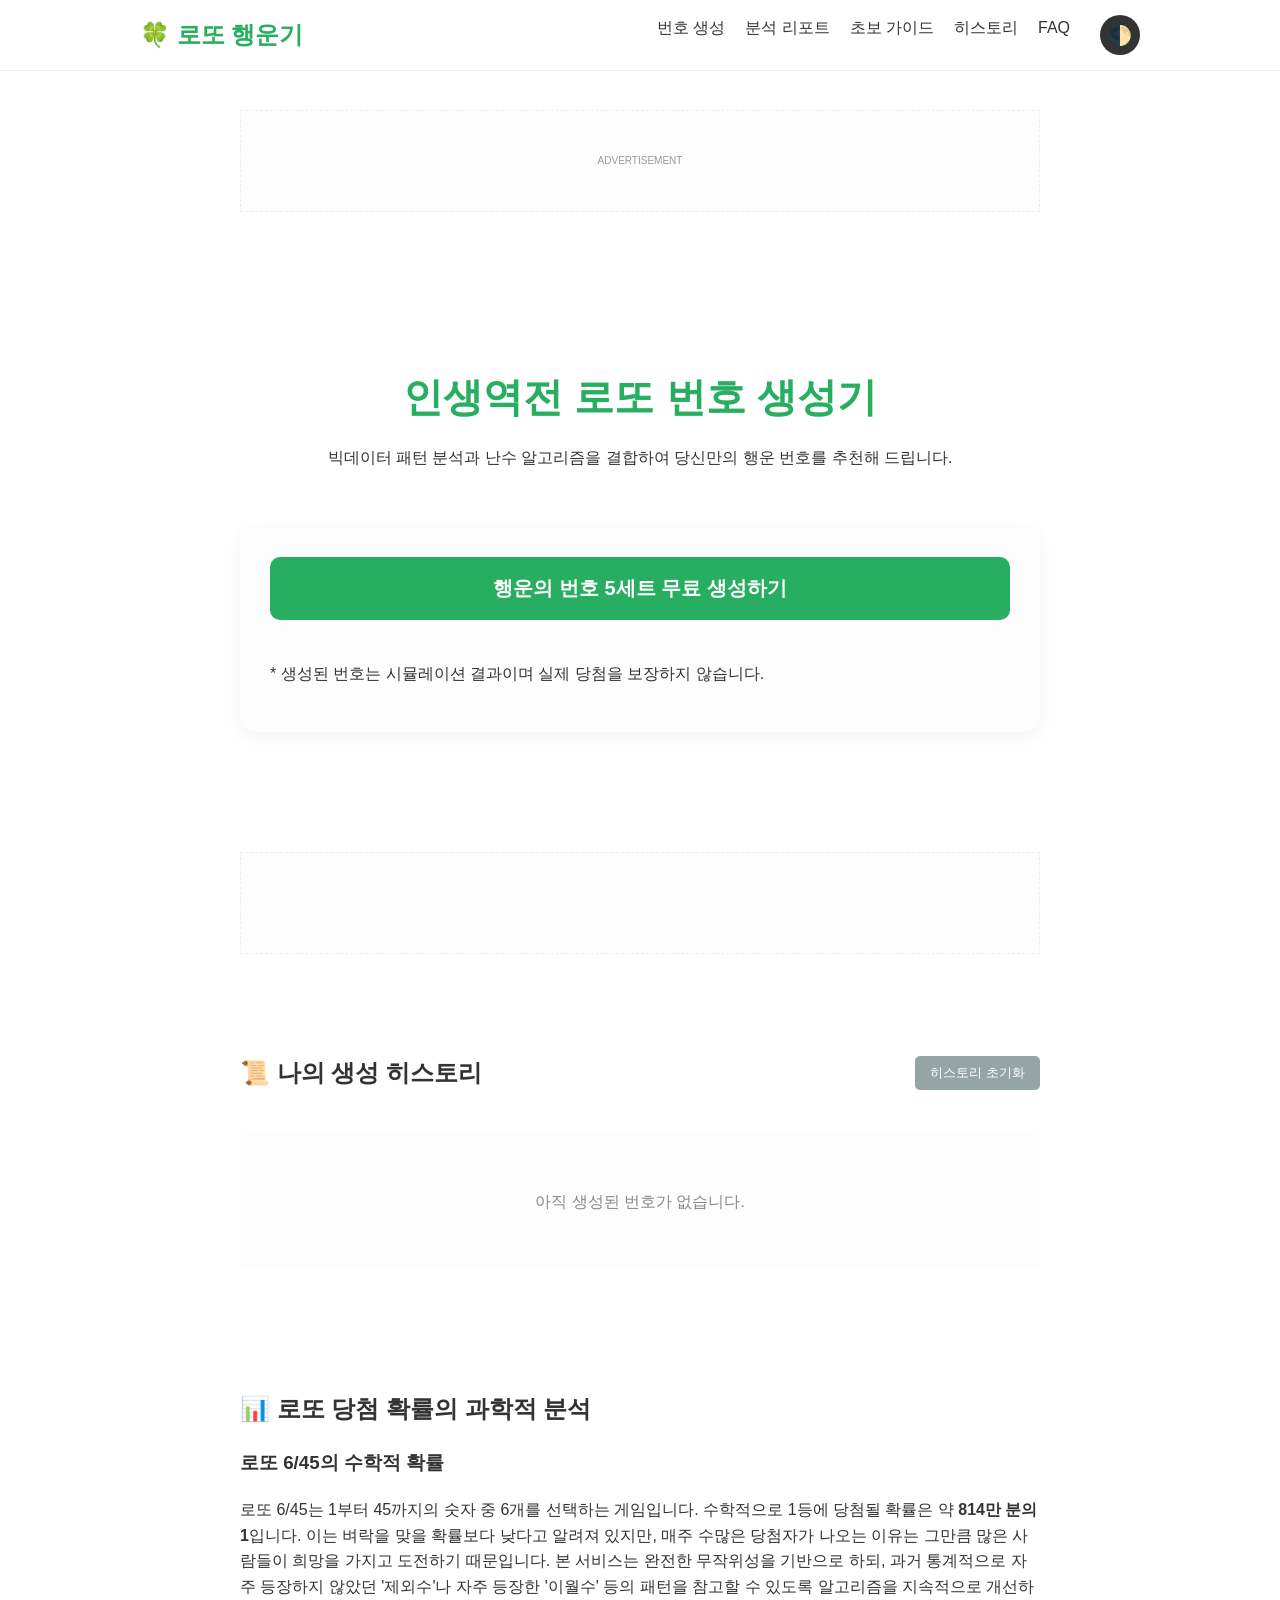
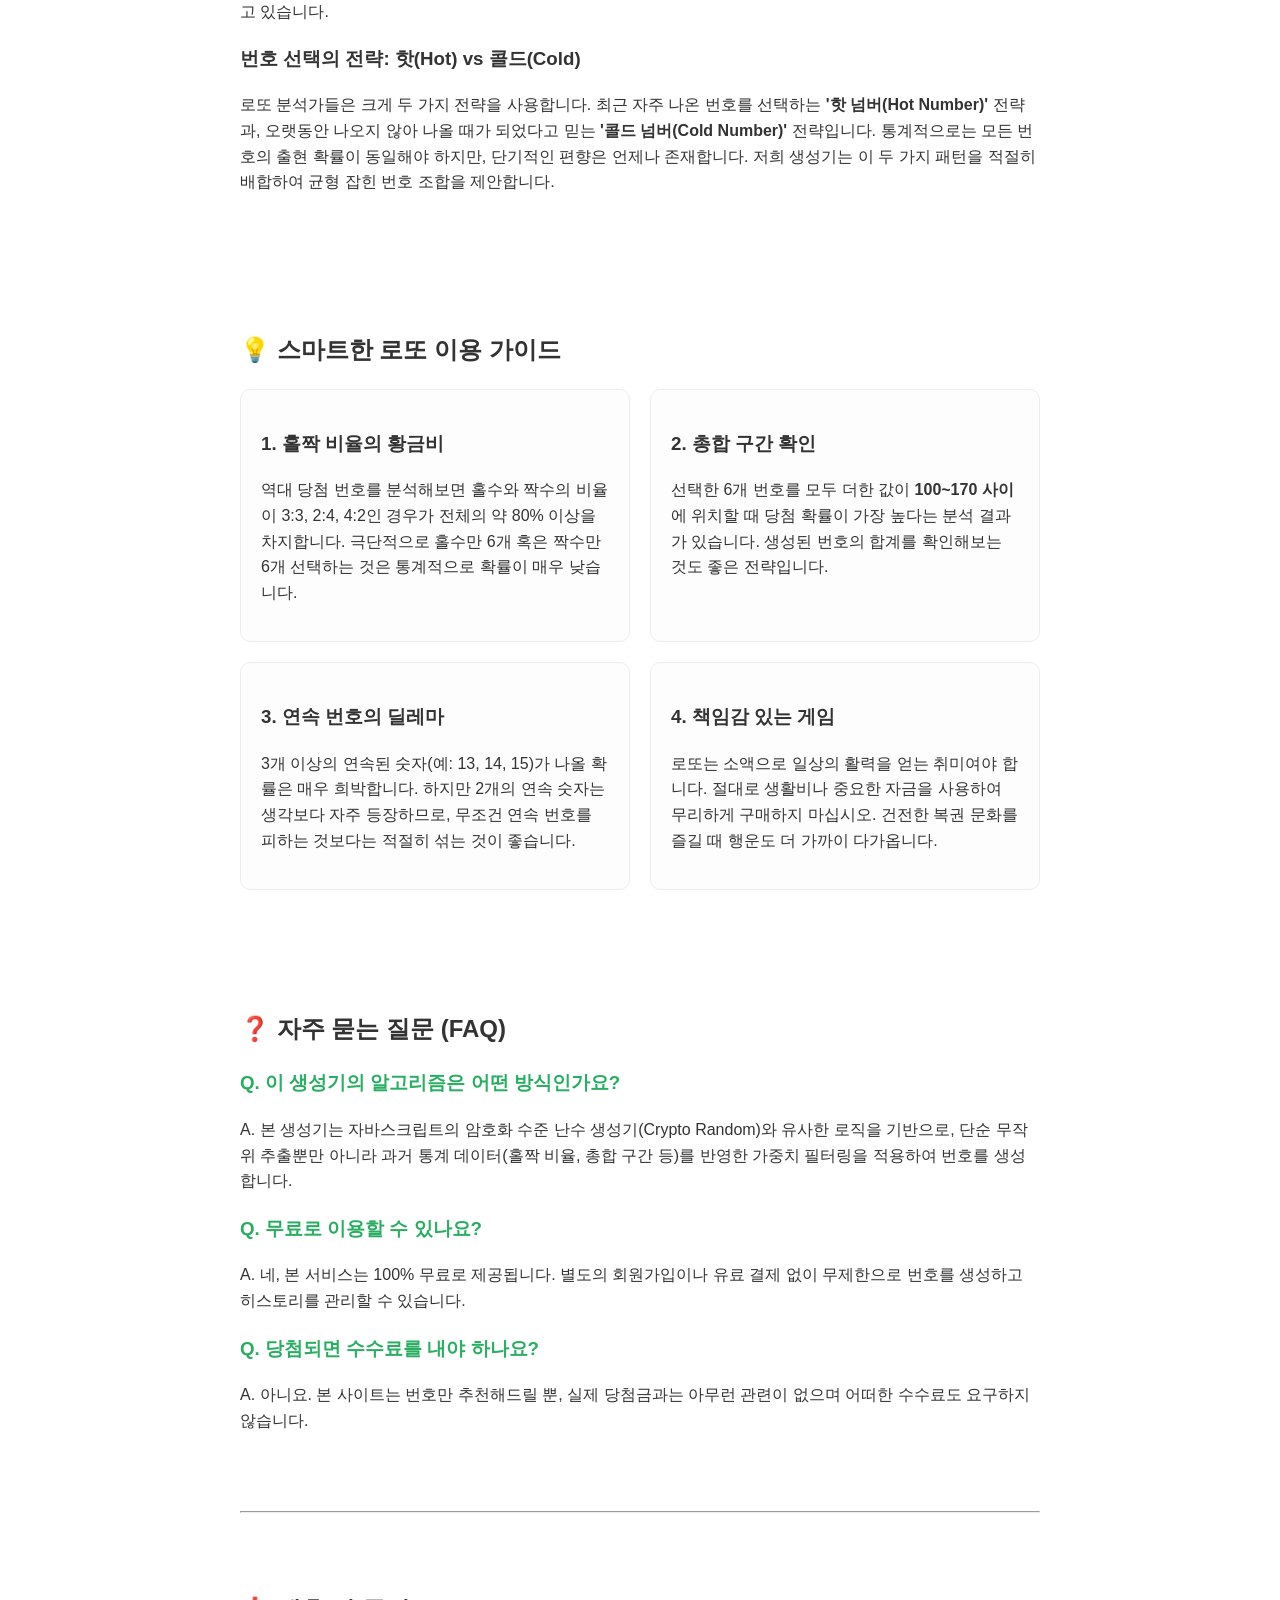
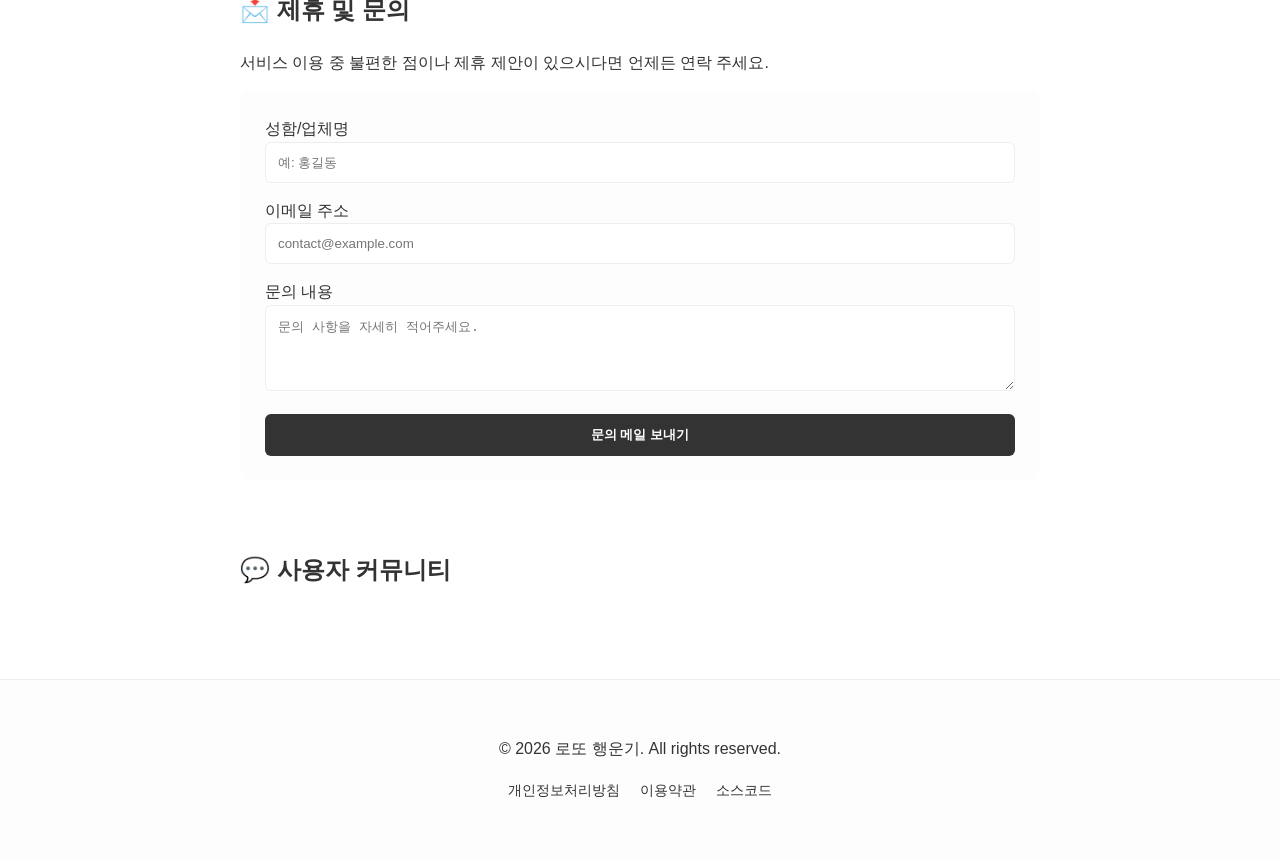
<file: index.html>
<!DOCTYPE html>
<html lang="ko">
<head>
  <!-- Google tag (gtag.js) -->
  <script async src="https://www.googletagmanager.com/gtag/js?id=G-YSND54S55S"></script>
  <script>
    window.dataLayer = window.dataLayer || [];
    function gtag(){dataLayer.push(arguments);}
    gtag('js', new Date());

    gtag('config', 'G-YSND54S55S');
  </script>
  <script type="text/javascript">
    (function(c,l,a,r,i,t,y){
        c[a]=c[a]||function(){(c[a].q=c[a].q||[]).push(arguments)};
        t=l.createElement(r);t.async=1;t.src="https://www.clarity.ms/tag/"+i;
        y=l.getElementsByTagName(r)[0];y.parentNode.insertBefore(t,y);
    })(window, document, "clarity", "script", "vy5hdr6rb1");
  </script>
    <meta charset="UTF-8">
    <meta name="viewport" content="width=device-width, initial-scale=1.0">
    <meta name="description" content="매주 업데이트되는 빅데이터 기반 로또 번호 생성기 및 당첨 확률 분석 가이드. 로또 6/45의 수학적 확률, 통계적 패턴 분석, 그리고 책임감 있는 게임을 위한 정보를 제공합니다.">
    <meta name="keywords" content="로또번호생성기, 로또예상번호, 로또당첨확률, 로또분석, 로또통계, 로또645, 무료로또번호">
    <title>인생역전 로또 번호 생성기 - 무료 행운 번호 추천 및 당첨 팁</title>
    <meta name="google-adsense-account" content="ca-pub-3682735612738746">
    <link rel="stylesheet" href="style.css">
    <script async src="https://pagead2.googlesyndication.com/pagead/js/adsbygoogle.js?client=ca-pub-3682735612738746" crossorigin="anonymous"></script>
</head>
<body>
    <header class="main-header">
        <nav class="nav-container">
            <div class="logo">🍀 로또 행운기</div>
            <ul class="nav-menu">
                <li><a href="#generator">번호 생성</a></li>
                <li><a href="#analysis">분석 리포트</a></li>
                <li><a href="#guide">초보 가이드</a></li>
                <li><a href="#history">히스토리</a></li>
                <li><a href="#faq">FAQ</a></li>
                <li class="nav-item-theme">
                    <button id="theme-toggle" class="theme-btn-circle" title="테마 변경">
                        <span class="theme-icon">🌓</span>
                    </button>
                </li>
            </ul>
        </nav>
    </header>

    <!-- 탑 버튼 (좌측 하단) -->
    <button id="top-btn" class="top-btn" title="맨 위로">
        <span class="top-icon">↑</span>
    </button>

    <div class="container">
        <!-- 상단 광고 영역 -->
        <div class="adsense-container ads-top">
            <p class="ad-label">ADVERTISEMENT</p>
            <!-- 자동 광고가 적용되거나 수동 광고 코드를 여기에 넣으세요 -->
        </div>

        <section id="generator" class="section">
            <div class="hero">
                <h1>인생역전 로또 번호 생성기</h1>
                <p>빅데이터 패턴 분석과 난수 알고리즘을 결합하여 당신만의 행운 번호를 추천해 드립니다.</p>
            </div>
            
            <div class="generator-box">
                <button id="generate-btn" class="btn-primary">행운의 번호 5세트 무료 생성하기</button>
                <div id="result-area" class="result-area"></div>
                <p class="disclaimer-text">* 생성된 번호는 시뮬레이션 결과이며 실제 당첨을 보장하지 않습니다.</p>
            </div>
        </section>

        <!-- 중간 광고 영역 -->
        <div class="adsense-container ads-middle"></div>

        <section id="history" class="section">
            <div class="section-header">
                <h2>📜 나의 생성 히스토리</h2>
                <button id="clear-history" class="btn-secondary">히스토리 초기화</button>
            </div>
            <div id="history-list" class="history-list">
                <p class="empty-msg">아직 생성된 번호가 없습니다. 위 버튼을 눌러 행운을 확인해보세요!</p>
            </div>
        </section>

        <section id="analysis" class="section content-section">
            <h2>📊 로또 당첨 확률의 과학적 분석</h2>
            <article class="article-content">
                <h3>로또 6/45의 수학적 확률</h3>
                <p>
                    로또 6/45는 1부터 45까지의 숫자 중 6개를 선택하는 게임입니다. 수학적으로 1등에 당첨될 확률은 약 <strong>814만 분의 1</strong>입니다. 
                    이는 벼락을 맞을 확률보다 낮다고 알려져 있지만, 매주 수많은 당첨자가 나오는 이유는 그만큼 많은 사람들이 희망을 가지고 도전하기 때문입니다.
                    본 서비스는 완전한 무작위성을 기반으로 하되, 과거 통계적으로 자주 등장하지 않았던 '제외수'나 자주 등장한 '이월수' 등의 패턴을 
                    참고할 수 있도록 알고리즘을 지속적으로 개선하고 있습니다.
                </p>
                
                <h3>번호 선택의 전략: 핫(Hot) vs 콜드(Cold)</h3>
                <p>
                    로또 분석가들은 크게 두 가지 전략을 사용합니다. 최근 자주 나온 번호를 선택하는 <strong>'핫 넘버(Hot Number)'</strong> 전략과, 
                    오랫동안 나오지 않아 나올 때가 되었다고 믿는 <strong>'콜드 넘버(Cold Number)'</strong> 전략입니다.
                    통계적으로는 모든 번호의 출현 확률이 동일해야 하지만, 단기적인 편향은 언제나 존재합니다. 
                    저희 생성기는 이 두 가지 패턴을 적절히 배합하여 균형 잡힌 번호 조합을 제안합니다.
                </p>
            </article>
        </section>

        <section id="guide" class="section content-section">
            <h2>💡 스마트한 로또 이용 가이드</h2>
            <div class="info-grid">
                <div class="info-card">
                    <h3>1. 홀짝 비율의 황금비</h3>
                    <p>역대 당첨 번호를 분석해보면 홀수와 짝수의 비율이 3:3, 2:4, 4:2인 경우가 전체의 약 80% 이상을 차지합니다. 
                    극단적으로 홀수만 6개 혹은 짝수만 6개 선택하는 것은 통계적으로 확률이 매우 낮습니다.</p>
                </div>
                <div class="info-card">
                    <h3>2. 총합 구간 확인</h3>
                    <p>선택한 6개 번호를 모두 더한 값이 <strong>100~170 사이</strong>에 위치할 때 당첨 확률이 가장 높다는 분석 결과가 있습니다.
                    생성된 번호의 합계를 확인해보는 것도 좋은 전략입니다.</p>
                </div>
                <div class="info-card">
                    <h3>3. 연속 번호의 딜레마</h3>
                    <p>3개 이상의 연속된 숫자(예: 13, 14, 15)가 나올 확률은 매우 희박합니다. 
                    하지만 2개의 연속 숫자는 생각보다 자주 등장하므로, 무조건 연속 번호를 피하는 것보다는 적절히 섞는 것이 좋습니다.</p>
                </div>
                <div class="info-card">
                    <h3>4. 책임감 있는 게임</h3>
                    <p>로또는 소액으로 일상의 활력을 얻는 취미여야 합니다. 
                    절대로 생활비나 중요한 자금을 사용하여 무리하게 구매하지 마십시오. 
                    건전한 복권 문화를 즐길 때 행운도 더 가까이 다가옵니다.</p>
                </div>
            </div>
        </section>

        <section id="faq" class="section faq-section">
            <h2>❓ 자주 묻는 질문 (FAQ)</h2>
            <div class="faq-item">
                <h3>Q. 이 생성기의 알고리즘은 어떤 방식인가요?</h3>
                <p>A. 본 생성기는 자바스크립트의 암호화 수준 난수 생성기(Crypto Random)와 유사한 로직을 기반으로, 
                단순 무작위 추출뿐만 아니라 과거 통계 데이터(홀짝 비율, 총합 구간 등)를 반영한 가중치 필터링을 적용하여 번호를 생성합니다.</p>
            </div>
            <div class="faq-item">
                <h3>Q. 무료로 이용할 수 있나요?</h3>
                <p>A. 네, 본 서비스는 100% 무료로 제공됩니다. 별도의 회원가입이나 유료 결제 없이 무제한으로 번호를 생성하고 히스토리를 관리할 수 있습니다.</p>
            </div>
            <div class="faq-item">
                <h3>Q. 당첨되면 수수료를 내야 하나요?</h3>
                <p>A. 아니요. 본 사이트는 번호만 추천해드릴 뿐, 실제 당첨금과는 아무런 관련이 없으며 어떠한 수수료도 요구하지 않습니다.</p>
            </div>
        </section>

        <hr class="divider">

        <section id="contact" class="section">
            <h2>📩 제휴 및 문의</h2>
            <p class="contact-desc">서비스 이용 중 불편한 점이나 제휴 제안이 있으시다면 언제든 연락 주세요.</p>
            <form action="https://formspree.io/f/meervaoa" method="POST" class="contact-form">
                <div class="form-group">
                    <label for="name">성함/업체명</label>
                    <input type="text" id="name" name="name" required placeholder="예: 홍길동">
                </div>
                <div class="form-group">
                    <label for="email">이메일 주소</label>
                    <input type="email" id="email" name="_replyto" required placeholder="contact@example.com">
                </div>
                <div class="form-group">
                    <label for="message">문의 내용</label>
                    <textarea id="message" name="message" rows="4" required placeholder="문의 사항을 자세히 적어주세요."></textarea>
                </div>
                <button type="submit" class="btn-submit">문의 메일 보내기</button>
            </form>
        </section>

        <section class="comment-section">
            <h2>💬 사용자 커뮤니티</h2>
            <div id="disqus_thread"></div>
        </section>
    </div>

    <!-- 커스텀 모달 (중앙 배치) -->
    <div id="custom-modal" class="modal-overlay">
        <div class="modal-content">
            <h3>⚠️ 히스토리 초기화</h3>
            <p>모든 히스토리 기록을 삭제하시겠습니까?</p>
            <div class="modal-btns">
                <button id="modal-confirm" class="btn-danger">삭제</button>
                <button id="modal-cancel" class="btn-secondary">취소</button>
            </div>
        </div>
    </div>

    <footer class="main-footer">
        <div class="footer-content">
            <p>&copy; 2026 로또 행운기. All rights reserved.</p>
            <ul class="footer-links">
                <li><a href="privacy.html">개인정보처리방침</a></li>
                <li><a href="terms.html">이용약관</a></li>
                <li><a href="https://github.com/iyoseb9-cloud/prj-1.git">소스코드</a></li>
            </ul>
        </div>
    </footer>

    <script src="main.js"></script>
    <script>
        (function() {
        var d = document, s = d.createElement('script');
        s.src = 'https://prj-1.disqus.com/embed.js';
        s.setAttribute('data-timestamp', +new Date());
        (d.head || d.body).appendChild(s);
        })();
    </script>
</body>
</html>
</file>
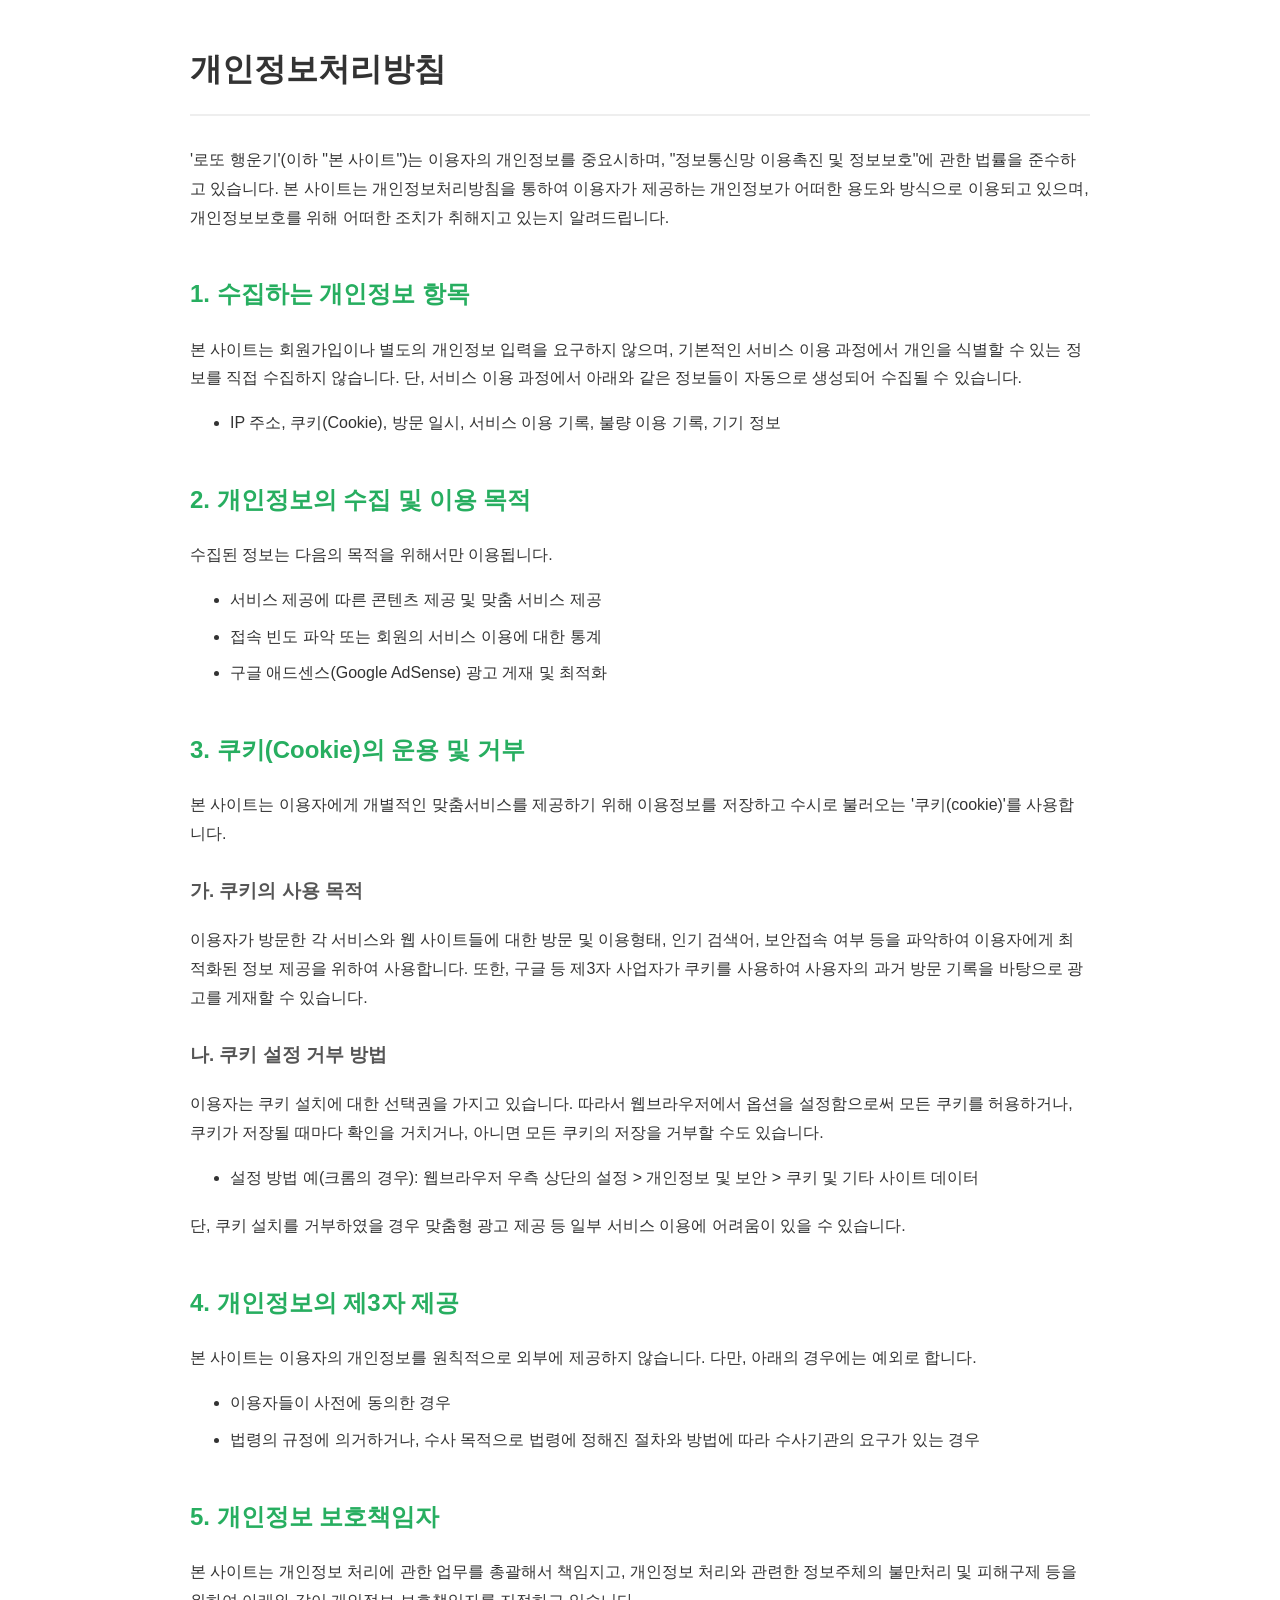
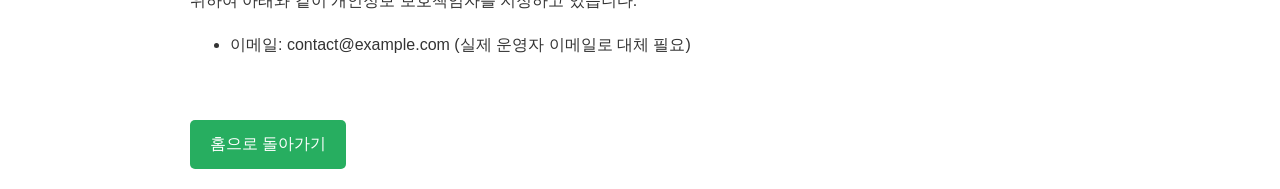
<file: privacy.html>
<!DOCTYPE html>
<html lang="ko">
<head>
  <!-- Google tag (gtag.js) -->
  <script async src="https://www.googletagmanager.com/gtag/js?id=G-YSND54S55S"></script>
  <script>
    window.dataLayer = window.dataLayer || [];
    function gtag(){dataLayer.push(arguments);}
    gtag('js', new Date());

    gtag('config', 'G-YSND54S55S');
  </script>
  <script type="text/javascript">
    (function(c,l,a,r,i,t,y){
        c[a]=c[a]||function(){(c[a].q=c[a].q||[]).push(arguments)};
        t=l.createElement(r);t.async=1;t.src="https://www.clarity.ms/tag/"+i;
        y=l.getElementsByTagName(r)[0];y.parentNode.insertBefore(t,y);
    })(window, document, "clarity", "script", "vy5hdr6rb1");
  </script>
    <meta charset="UTF-8">
    <meta name="viewport" content="width=device-width, initial-scale=1.0">
    <title>개인정보처리방침 - 로또 행운기</title>
    <style>
        body { font-family: 'Noto Sans KR', sans-serif; line-height: 1.8; padding: 20px; max-width: 900px; margin: auto; color: #333; }
        h1 { border-bottom: 2px solid #eee; padding-bottom: 15px; margin-bottom: 30px; }
        h2 { margin-top: 40px; color: #27ae60; }
        h3 { margin-top: 25px; color: #555; }
        p { margin-bottom: 15px; }
        ul { margin-bottom: 20px; }
        li { margin-bottom: 8px; }
        .back-link { display: inline-block; margin-top: 40px; padding: 10px 20px; background: #27ae60; color: white; text-decoration: none; border-radius: 5px; }
    </style>
</head>
<body>
    <h1>개인정보처리방침</h1>
    <p>'로또 행운기'(이하 "본 사이트")는 이용자의 개인정보를 중요시하며, "정보통신망 이용촉진 및 정보보호"에 관한 법률을 준수하고 있습니다. 본 사이트는 개인정보처리방침을 통하여 이용자가 제공하는 개인정보가 어떠한 용도와 방식으로 이용되고 있으며, 개인정보보호를 위해 어떠한 조치가 취해지고 있는지 알려드립니다.</p>

    <h2>1. 수집하는 개인정보 항목</h2>
    <p>본 사이트는 회원가입이나 별도의 개인정보 입력을 요구하지 않으며, 기본적인 서비스 이용 과정에서 개인을 식별할 수 있는 정보를 직접 수집하지 않습니다. 단, 서비스 이용 과정에서 아래와 같은 정보들이 자동으로 생성되어 수집될 수 있습니다.</p>
    <ul>
        <li>IP 주소, 쿠키(Cookie), 방문 일시, 서비스 이용 기록, 불량 이용 기록, 기기 정보</li>
    </ul>

    <h2>2. 개인정보의 수집 및 이용 목적</h2>
    <p>수집된 정보는 다음의 목적을 위해서만 이용됩니다.</p>
    <ul>
        <li>서비스 제공에 따른 콘텐츠 제공 및 맞춤 서비스 제공</li>
        <li>접속 빈도 파악 또는 회원의 서비스 이용에 대한 통계</li>
        <li>구글 애드센스(Google AdSense) 광고 게재 및 최적화</li>
    </ul>

    <h2>3. 쿠키(Cookie)의 운용 및 거부</h2>
    <p>본 사이트는 이용자에게 개별적인 맞춤서비스를 제공하기 위해 이용정보를 저장하고 수시로 불러오는 '쿠키(cookie)'를 사용합니다.</p>
    <h3>가. 쿠키의 사용 목적</h3>
    <p>이용자가 방문한 각 서비스와 웹 사이트들에 대한 방문 및 이용형태, 인기 검색어, 보안접속 여부 등을 파악하여 이용자에게 최적화된 정보 제공을 위하여 사용합니다. 또한, 구글 등 제3자 사업자가 쿠키를 사용하여 사용자의 과거 방문 기록을 바탕으로 광고를 게재할 수 있습니다.</p>
    <h3>나. 쿠키 설정 거부 방법</h3>
    <p>이용자는 쿠키 설치에 대한 선택권을 가지고 있습니다. 따라서 웹브라우저에서 옵션을 설정함으로써 모든 쿠키를 허용하거나, 쿠키가 저장될 때마다 확인을 거치거나, 아니면 모든 쿠키의 저장을 거부할 수도 있습니다.</p>
    <ul>
        <li>설정 방법 예(크롬의 경우): 웹브라우저 우측 상단의 설정 > 개인정보 및 보안 > 쿠키 및 기타 사이트 데이터</li>
    </ul>
    <p>단, 쿠키 설치를 거부하였을 경우 맞춤형 광고 제공 등 일부 서비스 이용에 어려움이 있을 수 있습니다.</p>

    <h2>4. 개인정보의 제3자 제공</h2>
    <p>본 사이트는 이용자의 개인정보를 원칙적으로 외부에 제공하지 않습니다. 다만, 아래의 경우에는 예외로 합니다.</p>
    <ul>
        <li>이용자들이 사전에 동의한 경우</li>
        <li>법령의 규정에 의거하거나, 수사 목적으로 법령에 정해진 절차와 방법에 따라 수사기관의 요구가 있는 경우</li>
    </ul>

    <h2>5. 개인정보 보호책임자</h2>
    <p>본 사이트는 개인정보 처리에 관한 업무를 총괄해서 책임지고, 개인정보 처리와 관련한 정보주체의 불만처리 및 피해구제 등을 위하여 아래와 같이 개인정보 보호책임자를 지정하고 있습니다.</p>
    <ul>
        <li>이메일: contact@example.com (실제 운영자 이메일로 대체 필요)</li>
    </ul>

    <a href="index.html" class="back-link">홈으로 돌아가기</a>
</body>
</html>
</file>
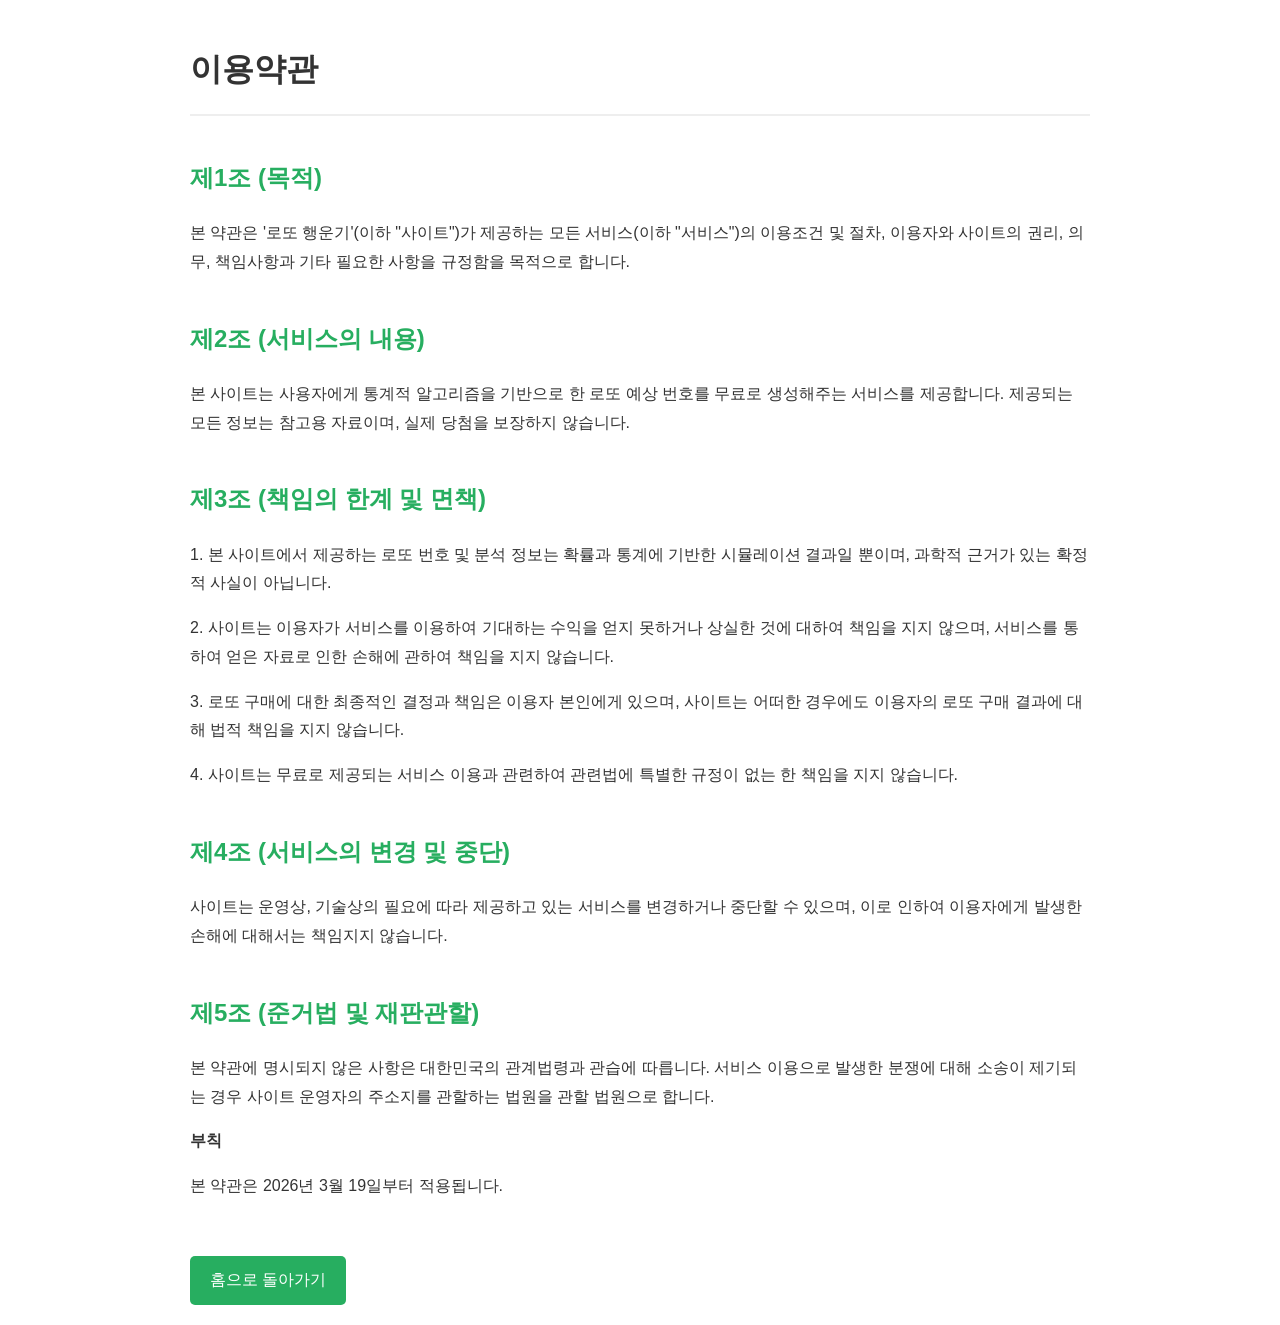
<file: terms.html>
<!DOCTYPE html>
<html lang="ko">
<head>
  <!-- Google tag (gtag.js) -->
  <script async src="https://www.googletagmanager.com/gtag/js?id=G-YSND54S55S"></script>
  <script>
    window.dataLayer = window.dataLayer || [];
    function gtag(){dataLayer.push(arguments);}
    gtag('js', new Date());

    gtag('config', 'G-YSND54S55S');
  </script>
  <script type="text/javascript">
    (function(c,l,a,r,i,t,y){
        c[a]=c[a]||function(){(c[a].q=c[a].q||[]).push(arguments)};
        t=l.createElement(r);t.async=1;t.src="https://www.clarity.ms/tag/"+i;
        y=l.getElementsByTagName(r)[0];y.parentNode.insertBefore(t,y);
    })(window, document, "clarity", "script", "vy5hdr6rb1");
  </script>
    <meta charset="UTF-8">
    <meta name="viewport" content="width=device-width, initial-scale=1.0">
    <title>이용약관 - 로또 행운기</title>
    <style>
        body { font-family: 'Noto Sans KR', sans-serif; line-height: 1.8; padding: 20px; max-width: 900px; margin: auto; color: #333; }
        h1 { border-bottom: 2px solid #eee; padding-bottom: 15px; margin-bottom: 30px; }
        h2 { margin-top: 40px; color: #27ae60; }
        p { margin-bottom: 15px; }
        .back-link { display: inline-block; margin-top: 40px; padding: 10px 20px; background: #27ae60; color: white; text-decoration: none; border-radius: 5px; }
    </style>
</head>
<body>
    <h1>이용약관</h1>

    <h2>제1조 (목적)</h2>
    <p>본 약관은 '로또 행운기'(이하 "사이트")가 제공하는 모든 서비스(이하 "서비스")의 이용조건 및 절차, 이용자와 사이트의 권리, 의무, 책임사항과 기타 필요한 사항을 규정함을 목적으로 합니다.</p>

    <h2>제2조 (서비스의 내용)</h2>
    <p>본 사이트는 사용자에게 통계적 알고리즘을 기반으로 한 로또 예상 번호를 무료로 생성해주는 서비스를 제공합니다. 제공되는 모든 정보는 참고용 자료이며, 실제 당첨을 보장하지 않습니다.</p>

    <h2>제3조 (책임의 한계 및 면책)</h2>
    <p>1. 본 사이트에서 제공하는 로또 번호 및 분석 정보는 확률과 통계에 기반한 시뮬레이션 결과일 뿐이며, 과학적 근거가 있는 확정적 사실이 아닙니다.</p>
    <p>2. 사이트는 이용자가 서비스를 이용하여 기대하는 수익을 얻지 못하거나 상실한 것에 대하여 책임을 지지 않으며, 서비스를 통하여 얻은 자료로 인한 손해에 관하여 책임을 지지 않습니다.</p>
    <p>3. 로또 구매에 대한 최종적인 결정과 책임은 이용자 본인에게 있으며, 사이트는 어떠한 경우에도 이용자의 로또 구매 결과에 대해 법적 책임을 지지 않습니다.</p>
    <p>4. 사이트는 무료로 제공되는 서비스 이용과 관련하여 관련법에 특별한 규정이 없는 한 책임을 지지 않습니다.</p>

    <h2>제4조 (서비스의 변경 및 중단)</h2>
    <p>사이트는 운영상, 기술상의 필요에 따라 제공하고 있는 서비스를 변경하거나 중단할 수 있으며, 이로 인하여 이용자에게 발생한 손해에 대해서는 책임지지 않습니다.</p>

    <h2>제5조 (준거법 및 재판관할)</h2>
    <p>본 약관에 명시되지 않은 사항은 대한민국의 관계법령과 관습에 따릅니다. 서비스 이용으로 발생한 분쟁에 대해 소송이 제기되는 경우 사이트 운영자의 주소지를 관할하는 법원을 관할 법원으로 합니다.</p>

    <p><strong>부칙</strong></p>
    <p>본 약관은 2026년 3월 19일부터 적용됩니다.</p>

    <a href="index.html" class="back-link">홈으로 돌아가기</a>
</body>
</html>
</file>
<file: style.css>
:root {
  --bg: #ffffff;
  --text: #333333;
  --primary: #27ae60;
  --primary-hover: #2ecc71;
  --accent: #f1c40f;
  --border: #eeeeee;
  --input-bg: #fdfdfd;
  --nav-bg: #ffffff;
}

body.dark-mode {
  --bg: #000000;
  --text: #ffffff;
  --primary: #2ecc71;
  --primary-hover: #27ae60;
  --accent: #f39c12;
  --border: #333333;
  --input-bg: #111111;
  --nav-bg: #111111;
}

body {
  background-color: var(--bg);
  color: var(--text);
  font-family: 'Noto Sans KR', sans-serif;
  margin: 0;
  padding-top: 60px; /* Header space */
  line-height: 1.6;
  transition: 0.3s ease;
}

/* Header & Nav */
.main-header {
  position: fixed;
  top: 0; width: 100%;
  background: var(--nav-bg);
  border-bottom: 1px solid var(--border);
  z-index: 2000;
}
.nav-container {
  max-width: 1000px;
  margin: auto;
  display: flex;
  justify-content: space-between;
  align-items: center;
  padding: 15px 20px;
}
.logo { font-size: 1.5rem; font-weight: bold; color: var(--primary); }
.nav-menu { list-style: none; display: flex; gap: 20px; margin: 0; padding: 0; }
.nav-menu a { text-decoration: none; color: var(--text); font-weight: 500; }

/* Theme Toggle */
.theme-btn-circle {
  background: var(--text);
  color: var(--bg);
  border: none;
  width: 40px;
  height: 40px;
  border-radius: 50%;
  cursor: pointer;
  display: flex;
  align-items: center;
  justify-content: center;
  font-size: 1.2rem;
  transition: transform 0.2s, background 0.3s;
  padding: 0;
}
.theme-btn-circle:hover {
  transform: scale(1.1);
}
.nav-item-theme {
  display: flex;
  align-items: center;
  margin-left: 10px;
}

/* Top Button */
.top-btn {
  position: fixed;
  bottom: 20px;
  left: 20px;
  width: 50px;
  height: 50px;
  border-radius: 50%;
  background: var(--primary);
  color: white;
  border: none;
  cursor: pointer;
  z-index: 2500;
  display: none; /* Hidden by default */
  align-items: center;
  justify-content: center;
  font-size: 1.5rem;
  box-shadow: 0 4px 10px rgba(0,0,0,0.2);
  transition: opacity 0.3s, transform 0.3s;
}
.top-btn:hover {
  background: var(--primary-hover);
  transform: translateY(-5px);
}
.top-btn.show {
  display: flex;
  animation: fadeIn 0.3s forwards;
}

@keyframes fadeIn {
  from { opacity: 0; }
  to { opacity: 1; }
}

/* Container */
.container {
  max-width: 800px;
  margin: auto;
  padding: 20px;
}

/* Hero Section */
.hero { padding: 40px 0; text-align: center; }
.hero h1 { font-size: 2.5rem; margin-bottom: 10px; color: var(--primary); }

/* Generator */
.generator-box {
  background: var(--input-bg);
  padding: 30px;
  border-radius: 15px;
  box-shadow: 0 4px 15px rgba(0,0,0,0.05);
  margin-bottom: 40px;
}
.btn-primary {
  width: 100%; padding: 18px; font-size: 1.25rem; font-weight: bold;
  background: var(--primary); color: white; border: none; border-radius: 10px;
  cursor: pointer; transition: 0.2s;
}
.btn-primary:hover { transform: translateY(-2px); box-shadow: 0 4px 10px rgba(0,0,0,0.1); }

/* Lotto Balls */
.result-area { margin-top: 25px; display: flex; flex-direction: column; gap: 10px; }
.lotto-row { display: flex; justify-content: center; gap: 12px; align-items: center; }
.ball {
  width: 45px; height: 45px;
  background: var(--accent); color: #000;
  border-radius: 50%; font-weight: bold;
  display: flex; justify-content: center; align-items: center;
  box-shadow: 0 3px 6px rgba(0,0,0,0.1);
}
.ball.bonus {
  background: #e74c3c;
  color: #white;
}
.bonus-plus {
  font-size: 1.5rem;
  font-weight: bold;
  color: var(--primary);
}

/* History Section */
.section-header {
  display: flex;
  justify-content: space-between;
  align-items: center;
  margin-bottom: 20px;
}
.btn-secondary {
  padding: 8px 15px;
  background: #95a5a6;
  color: white;
  border: none;
  border-radius: 5px;
  cursor: pointer;
}
.history-list {
  background: var(--input-bg);
  padding: 20px;
  border-radius: 10px;
  max-height: 400px;
  overflow-y: auto;
  display: flex;
  flex-direction: column;
  gap: 15px;
}
.history-item {
  padding-bottom: 15px;
  border-bottom: 1px solid var(--border);
}
.history-item:last-child {
  border-bottom: none;
}
.history-date {
  font-size: 0.8rem;
  color: #888;
  margin-bottom: 5px;
  display: block;
}
.empty-msg {
  text-align: center;
  color: #888;
  padding: 20px 0;
}

/* Content Sections */
.section { padding: 50px 0; }
.info-grid { display: grid; grid-template-columns: 1fr 1fr; gap: 20px; margin-top: 20px; }
@media (max-width: 600px) { .info-grid { grid-template-columns: 1fr; } }
.info-card { background: var(--input-bg); padding: 20px; border-radius: 10px; border: 1px solid var(--border); }
.faq-item { margin-bottom: 20px; }
.faq-item h3 { color: var(--primary); }

/* Adsense */
.adsense-container {
  margin: 30px 0; min-height: 100px;
  background: var(--input-bg); border: 1px dashed var(--border);
  display: flex; flex-direction: column; justify-content: center; align-items: center;
}
.ad-label { font-size: 10px; color: #999; }

/* Form */
.contact-form { background: var(--input-bg); padding: 25px; border-radius: 10px; }
.form-group { margin-bottom: 15px; text-align: left; }
.form-group input, .form-group textarea {
  width: 100%; padding: 12px; border: 1px solid var(--border);
  background: var(--bg); color: var(--text); border-radius: 6px; box-sizing: border-box;
}
.btn-submit { width: 100%; padding: 12px; background: var(--text); color: var(--bg); border: none; border-radius: 6px; cursor: pointer; font-weight: bold; }

/* Custom Modal (Centered) */
.modal-overlay {
  position: fixed;
  top: 0; left: 0;
  width: 100%; height: 100%;
  background: rgba(0,0,0,0.6);
  z-index: 3000;
  display: none; /* Hidden by default */
  align-items: center;
  justify-content: center;
  backdrop-filter: blur(3px);
}
.modal-overlay.show {
  display: flex;
}
.modal-content {
  background: var(--nav-bg);
  color: var(--text);
  padding: 30px;
  border-radius: 15px;
  max-width: 400px;
  width: 90%;
  text-align: center;
  box-shadow: 0 10px 30px rgba(0,0,0,0.3);
  transform: translateY(-20px);
  transition: 0.3s;
}
.modal-overlay.show .modal-content {
  transform: translateY(0);
}
.modal-content h3 { margin-top: 0; color: #e74c3c; }
.modal-btns {
  display: flex;
  gap: 10px;
  justify-content: center;
  margin-top: 25px;
}
.btn-danger {
  padding: 10px 25px;
  background: #e74c3c;
  color: white;
  border: none;
  border-radius: 6px;
  cursor: pointer;
  font-weight: bold;
}
.btn-danger:hover { background: #c0392b; }

/* Footer */
.main-footer {
  margin-top: 50px; padding: 40px 20px;
  background: var(--input-bg); border-top: 1px solid var(--border);
  text-align: center;
}
.footer-links { list-style: none; display: flex; justify-content: center; gap: 20px; padding: 0; margin-top: 15px; }
.footer-links a { color: var(--text); text-decoration: none; font-size: 0.9rem; }
</file>
